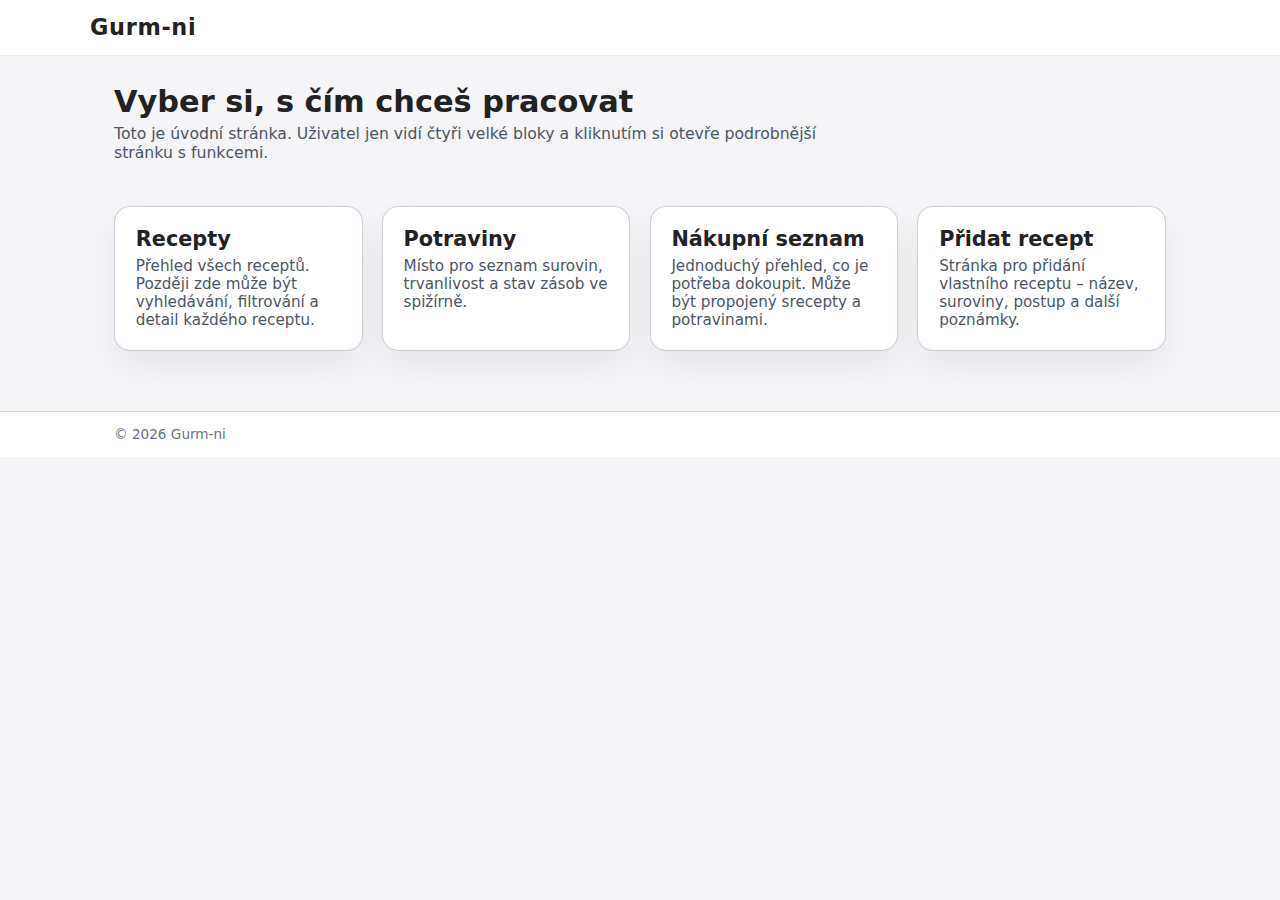
<file: index.html>
<!DOCTYPE html>
<html lang="cs">
	<head>
		<meta charset="UTF-8" />
		<meta name="viewport" content="width=device-width, initial-scale=1.0" />
		<title>Gurm-ni | Úvod</title>
		<link rel="stylesheet" href="styles.css" />
	</head>
	<body>
		<header class="site-header">
			<div class="container header-inner">
				<h1 class="site-title">Gurm-ni</h1>
			</div>
		</header>

		<main class="home-page" aria-labelledby="home-heading">
			<section class="home-hero">
				<div class="container">
					<h2 id="home-heading">Vyber si, s čím chceš pracovat</h2>
					<p class="home-subtitle">
						Toto je úvodní stránka. Uživatel jen vidí čtyři velké bloky a
						kliknutím si otevře podrobnější stránku s funkcemi.
					</p>
				</div>
			</section>

			<section class="home-section">
				<div class="container">
					<div class="home-grid">
						<a href="recepty.html" class="home-card">
							<h3 class="home-card-title">Recepty</h3>
							<p class="home-card-description">
								Přehled všech receptů. Později zde může být vyhledávání,
								filtrování a detail každého receptu.
							</p>
						</a>

						<a href="potraviny.html" class="home-card">
							<h3 class="home-card-title">Potraviny</h3>
							<p class="home-card-description">
								Místo pro seznam surovin, trvanlivost a stav zásob ve
								spižírně.
							</p>
						</a>

						<a href="nakupni-seznam.html" class="home-card">
							<h3 class="home-card-title">Nákupní seznam</h3>
							<p class="home-card-description">
								Jednoduchý přehled, co je potřeba dokoupit. Může být propojený
								srecepty a potravinami.
							</p>
						</a>

						<a href="pridat-recept.html" class="home-card">
							<h3 class="home-card-title">Přidat recept</h3>
							<p class="home-card-description">
								Stránka pro přidání vlastního receptu – název, suroviny, postup
								a další poznámky.
							</p>
						</a>
					</div>
				</div>
			</section>
		</main>

		<footer class="site-footer">
			<div class="container">
				<p>&copy; <span id="year"></span> Gurm-ni</p>
			</div>
		</footer>

		<script>
			document.getElementById("year").textContent = new Date().getFullYear();
		</script>
	</body>
</html>
</file>
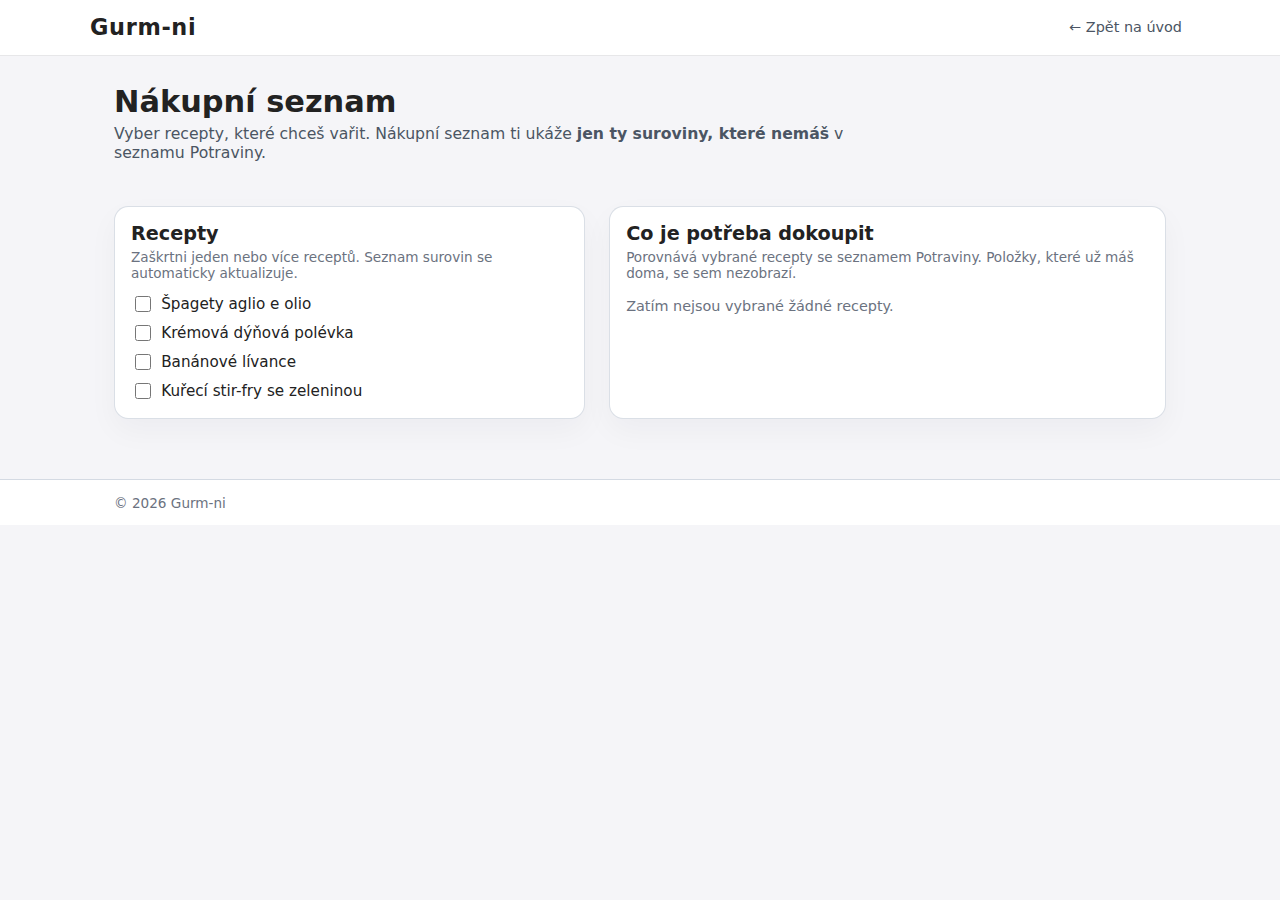
<file: nakupni-seznam.html>
<!DOCTYPE html>
<html lang="cs">
	<head>
		<meta charset="UTF-8" />
		<meta name="viewport" content="width=device-width, initial-scale=1.0" />
		<title>Gurm-ni | Nákupní seznam</title>
		<link rel="stylesheet" href="styles.css" />
	</head>
	<body>
		<header class="site-header">
			<div class="container header-inner">
				<h1 class="site-title">Gurm-ni</h1>
				<a href="index.html" class="header-link">← Zpět na úvod</a>
			</div>
		</header>

		<main class="nakup-page" aria-labelledby="nakup-heading">
			<section class="nakup-hero">
				<div class="container">
					<h2 id="nakup-heading">Nákupní seznam</h2>
					<p class="nakup-subtitle">
						Vyber recepty, které chceš vařit. Nákupní seznam ti ukáže
						<strong>jen ty suroviny, které nemáš</strong> v seznamu Potraviny.
					</p>
				</div>
			</section>

			<section class="nakup-section">
				<div class="container nakup-layout">
					<div class="nakup-recipes">
						<h3>Recepty</h3>
						<p class="nakup-hint">
							Zaškrtni jeden nebo více receptů. Seznam surovin se automaticky
							aktualizuje.
						</p>
						<ul id="nakupRecipesList" class="nakup-recipes-list"></ul>
					</div>

					<div class="nakup-needed">
						<h3>Co je potřeba dokoupit</h3>
						<p class="nakup-hint">
							Porovnává vybrané recepty se seznamem Potraviny. Položky, které už
							máš doma, se sem nezobrazí.
						</p>
						<ul id="nakupNeededList" class="nakup-needed-list" aria-live="polite"></ul>
					</div>
				</div>
			</section>
		</main>

		<footer class="site-footer">
			<div class="container">
				<p>&copy; <span id="year"></span> Gurm-ni</p>
			</div>
		</footer>

		<script>
			const NAKUP_POTRAVINY_KEY = "gurmni_potraviny";
			const USER_RECIPES_KEY = "gurmni_user_recepty";
			const baseRecipes = [
				{
					id: 1,
					title: "Špagety aglio e olio",
					ingredients: ["špagety", "česnek", "olivový olej", "chilli", "sůl"],
				},
				{
					id: 2,
					title: "Krémová dýňová polévka",
					ingredients: ["dýně", "cibule", "česnek", "vývar", "kokosové mléko"],
				},
				{
					id: 3,
					title: "Banánové lívance",
					ingredients: ["banán", "ovesné vločky", "vejce", "olej"],
				},
				{
					id: 4,
					title: "Kuřecí stir-fry se zeleninou",
					ingredients: [
						"kuřecí prsa",
						"paprika",
						"mrkev",
						"sojová omáčka",
						"rýže",
					],
				},
			];

			const yearEl = document.getElementById("year");
			if (yearEl) {
				yearEl.textContent = new Date().getFullYear();
			}

			const recipesListEl = document.getElementById("nakupRecipesList");
			const neededListEl = document.getElementById("nakupNeededList");

			function getMyIngredientsLower() {
				try {
					const raw = localStorage.getItem(NAKUP_POTRAVINY_KEY);
					if (!raw) return [];
					const parsed = JSON.parse(raw);
					if (!Array.isArray(parsed)) return [];
					return parsed
						.map((item) => (item && item.name ? String(item.name).toLowerCase() : ""))
						.filter(Boolean);
				} catch (e) {
					return [];
				}
			}

			function loadUserRecipes() {
				try {
					const raw = localStorage.getItem(USER_RECIPES_KEY);
					if (!raw) return [];
					const parsed = JSON.parse(raw);
					if (!Array.isArray(parsed)) return [];
					return parsed.map((r) => ({
						id: r.id || Date.now(),
						title: r.title || "Bez názvu",
						ingredients: Array.isArray(r.ingredients) ? r.ingredients : [],
						isUserRecipe: true,
					}));
				} catch (e) {
					return [];
				}
			}

			function getAllRecipes() {
				const userRecipes = loadUserRecipes();
				return [...baseRecipes, ...userRecipes];
			}

			function renderRecipesChoices() {
				const all = getAllRecipes();
				if (!all.length) {
					recipesListEl.innerHTML =
						'<li class="nakup-empty">Zatím nejsou k dispozici žádné recepty.</li>';
					return;
				}

				recipesListEl.innerHTML = all
					.map(
						(r) => `
							<li class="nakup-recipe-item">
								<label>
									<input type="checkbox" class="nakup-recipe-checkbox" value="${r.id}" />
									<span>${r.title}${
										r.isUserRecipe ? " (můj recept)" : ""
									}</span>
								</label>
							</li>
						`
					)
					.join("");
			}

			function updateNeededList() {
				const myIngredients = getMyIngredientsLower();
				const checkboxes = document.querySelectorAll(".nakup-recipe-checkbox");
				const selectedIds = Array.from(checkboxes)
					.filter((cb) => cb.checked)
					.map((cb) => Number(cb.value));

				if (!selectedIds.length) {
					neededListEl.innerHTML =
						'<li class="nakup-empty">Zatím nejsou vybrané žádné recepty.</li>';
					return;
				}

				const all = getAllRecipes();
				const neededSet = new Set();
				for (const r of all) {
					if (!selectedIds.includes(r.id)) continue;
					for (const ing of r.ingredients) {
						neededSet.add(ing.toLowerCase());
					}
				}

				const needed = Array.from(neededSet).filter(
					(ing) => !myIngredients.includes(ing)
				);

				if (!needed.length) {
					neededListEl.innerHTML =
						'<li class="nakup-empty">Na vybrané recepty máš všechny suroviny.</li>';
					return;
				}

				neededListEl.innerHTML = needed
					.sort((a, b) => a.localeCompare(b, "cs"))
					.map((ing) => `<li class="nakup-needed-item">${ing}</li>`)
					.join("");
			}

			recipesListEl?.addEventListener("change", (event) => {
				if (!(event.target instanceof HTMLInputElement)) return;
				if (!event.target.classList.contains("nakup-recipe-checkbox")) return;
				updateNeededList();
			});

			// Initial render
			renderRecipesChoices();
			updateNeededList();
		</script>
	</body>
</html>
</file>
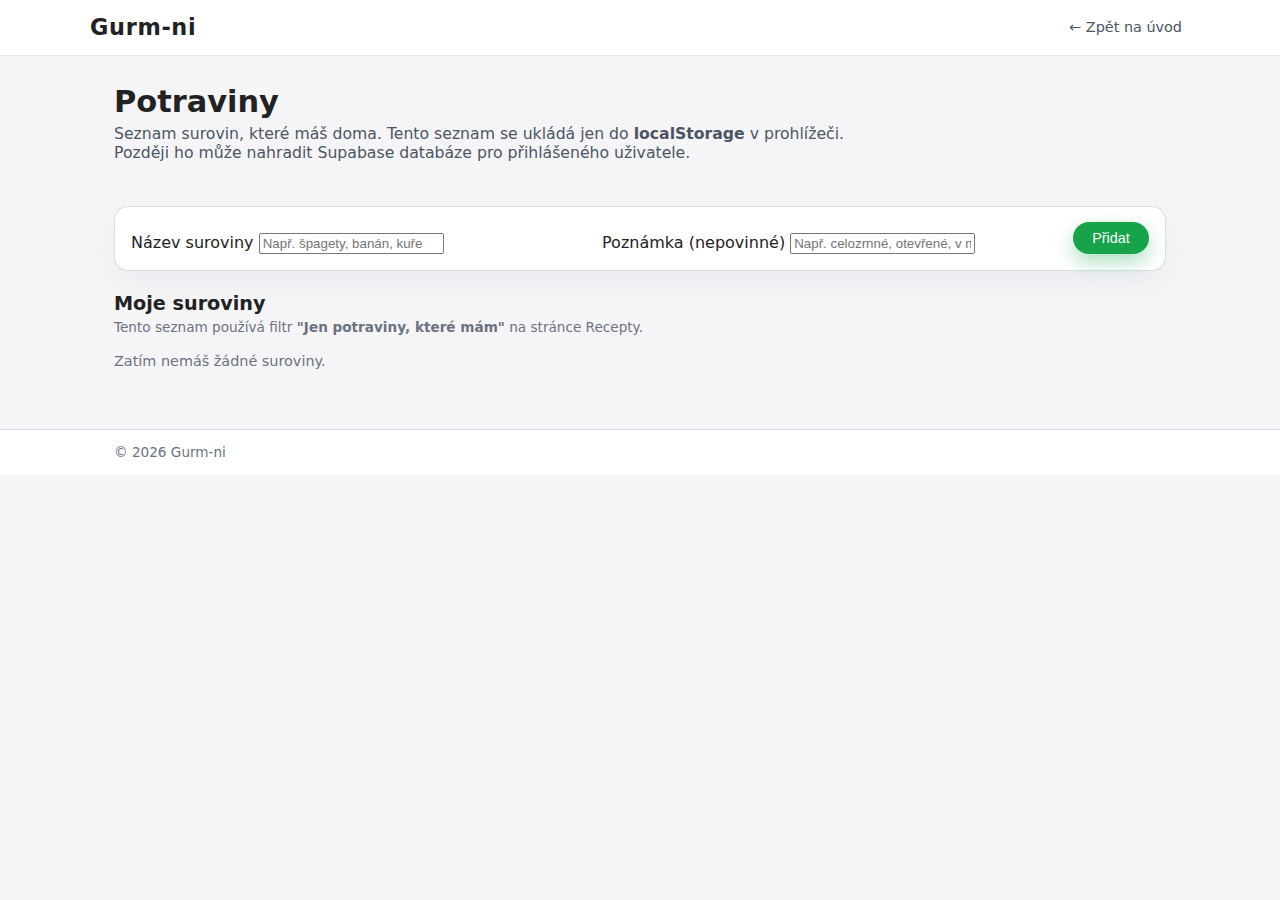
<file: potraviny.html>
<!DOCTYPE html>
<html lang="cs">
	<head>
		<meta charset="UTF-8" />
		<meta name="viewport" content="width=device-width, initial-scale=1.0" />
		<title>Gurm-ni | Potraviny</title>
		<link rel="stylesheet" href="styles.css" />
	</head>
	<body>
		<header class="site-header">
			<div class="container header-inner">
				<h1 class="site-title">Gurm-ni</h1>
				<a href="index.html" class="header-link">← Zpět na úvod</a>
			</div>
		</header>

		<main class="potraviny-page" aria-labelledby="potraviny-heading">
			<section class="potraviny-hero">
				<div class="container">
					<h2 id="potraviny-heading">Potraviny</h2>
					<p class="potraviny-subtitle">
						Seznam surovin, které máš doma. Tento seznam se ukládá jen do
						<strong>localStorage</strong> v prohlížeči. Později ho může nahradit
						Supabase databáze pro přihlášeného uživatele.
					</p>
				</div>
			</section>

			<section class="potraviny-section">
				<div class="container">
					<form id="ingredientForm" class="potraviny-form" autocomplete="off">
						<div class="potraviny-form-row">
							<label class="field">
								<span class="field-label">Název suroviny</span>
								<input
									type="text"
									id="ingredientName"
									list="ingredientSuggestions"
									placeholder="Např. špagety, banán, kuřecí prsa..."
									required
								/>
							</label>
							<label class="field">
								<span class="field-label">Poznámka (nepovinné)</span>
								<input
									type="text"
									id="ingredientNote"
									placeholder="Např. celozrnné, otevřené, v mrazáku..."
								/>
							</label>
							<button type="submit" class="btn-primary">Přidat</button>
						</div>
					</form>

					<div class="potraviny-list-wrapper">
						<h3>Moje suroviny</h3>
						<p class="potraviny-hint">
							Tento seznam používá filtr <strong>"Jen potraviny, které mám"</strong>
							na stránce Recepty.
						</p>
						<ul id="ingredientsList" class="potraviny-list" aria-live="polite"></ul>
					</div>
				</div>
			</section>
		</main>

		<datalist id="ingredientSuggestions">
			<option value="špagety"></option>
			<option value="těstoviny"></option>
			<option value="rýže"></option>
			<option value="bulgur"></option>
			<option value="kuskus"></option>
			<option value="quinoa"></option>
			<option value="brambory"></option>
			<option value="chléb"></option>
			<option value="pečivo"></option>
			<option value="tortilla"></option>
			<option value="česnek"></option>
			<option value="cibule"></option>
			<option value="jarní cibulka"></option>
			<option value="pórek"></option>
			<option value="mrkev"></option>
			<option value="celer"></option>
			<option value="petržel (kořen)"></option>
			<option value="petrželová nať"></option>
			<option value="paprika"></option>
			<option value="červená paprika"></option>
			<option value="žlutá paprika"></option>
			<option value="zelená paprika"></option>
			<option value="rajčata"></option>
			<option value=" cherry rajčata"></option>
			<option value="okurka"></option>
			<option value="okurka salátová"></option>
			<option value="salát (hlávkový)"></option>
			<option value="rukola"></option>
			<option value="špenát"></option>
			<option value="brokolice"></option>
			<option value="květák"></option>
			<option value="cuketa"></option>
			<option value="lilek"></option>
			<option value="kukuřice"></option>
			<option value="hrášek"></option>
			<option value="fazolky"></option>
			<option value="červená čočka"></option>
			<option value="zelená čočka"></option>
			<option value="cizrna"></option>
			<option value="fazole bílé"></option>
			<option value="fazole červené"></option>
			<option value="fazole černé"></option>
			<option value="jogurt"></option>
			<option value="bílý jogurt"></option>
			<option value="řecký jogurt"></option>
			<option value="tvaroh"></option>
			<option value="mléko"></option>
			<option value="smetana na vaření"></option>
			<option value="smetana ke šlehání"></option>
			<option value="máslo"></option>
			<option value="ghí"></option>
			<option value="sýr eidam"></option>
			<option value="sýr čedar"></option>
			<option value="sýr mozzarella"></option>
			<option value="parmazán"></option>
			<option value="niva"></option>
			<option value="vejce"></option>
			<option value="šunka"></option>
			<option value="slanina"></option>
			<option value="anglická slanina"></option>
			<option value="kuřecí prsa"></option>
			<option value="kuřecí stehna"></option>
			<option value="mleté hovězí"></option>
			<option value="mleté vepřové"></option>
			<option value="vepřová panenka"></option>
			<option value="hovězí maso"></option>
			<option value="ryba (losos)"></option>
			<option value="ryba (treska)"></option>
			<option value="tuňák v konzervě"></option>
			<option value="vejce"></option>
			<option value="banán"></option>
			<option value="jablko"></option>
			<option value="hruška"></option>
			<option value="pomeranč"></option>
			<option value="mandarinka"></option>
			<option value="citron"></option>
			<option value="limetka"></option>
			<option value="jahody"></option>
			<option value="maliny"></option>
			<option value="borůvky"></option>
			<option value="ananas"></option>
			<option value="mango"></option>
			<option value="hroznové víno"></option>
			<option value="ovesné vločky"></option>
			<option value="müsli"></option>
			<option value="kukuřičné lupínky"></option>
			<option value="hladká mouka"></option>
			<option value="polohrubá mouka"></option>
			<option value="hrubá mouka"></option>
			<option value="celozrnná mouka"></option>
			<option value="cukr krupice"></option>
			<option value="cukr moučka"></option>
			<option value="hnědý cukr"></option>
			<option value="med"></option>
			<option value="javorový sirup"></option>
			<option value="čokoláda na vaření"></option>
			<option value="kakao"></option>
			<option value="prášek do pečiva"></option>
			<option value="soda na pečení"></option>
			<option value="droždí sušené"></option>
			<option value="droždí čerstvé"></option>
			<option value="olej"></option>
			<option value="olivový olej"></option>
			<option value="řepkový olej"></option>
			<option value="slunečnicový olej"></option>
			<option value="sojová omáčka"></option>
			<option value="balzamikový ocet"></option>
			<option value="jablečný ocet"></option>
			<option value="sůl"></option>
			<option value="pepř"></option>
			<option value="paprika sladká"></option>
			<option value="paprika pálivá"></option>
			<option value="kari koření"></option>
			<option value="kmín"></option>
			<option value="majoránka"></option>
			<option value="bazalka"></option>
			<option value="oregano"></option>
			<option value="tymián"></option>
			<option value="rozmarýn"></option>
			<option value="bobkový list"></option>
			<option value="černý čaj"></option>
			<option value="zelený čaj"></option>
			<option value="káva mletá"></option>
			<option value="káva instantní"></option>
			<option value="minerálka"></option>
			<option value="džus pomerančový"></option>
			<option value="džus jablečný"></option>
		</datalist>

		<footer class="site-footer">
			<div class="container">
				<p>&copy; <span id="year"></span> Gurm-ni</p>
			</div>
		</footer>

		<script>
			const STORAGE_KEY = "gurmni_potraviny";

			const yearEl = document.getElementById("year");
			if (yearEl) {
				yearEl.textContent = new Date().getFullYear();
			}

			const form = document.getElementById("ingredientForm");
			const nameInput = document.getElementById("ingredientName");
			const noteInput = document.getElementById("ingredientNote");
			const listEl = document.getElementById("ingredientsList");

			function loadIngredients() {
				try {
					const raw = localStorage.getItem(STORAGE_KEY);
					if (!raw) return [];
					const parsed = JSON.parse(raw);
					return Array.isArray(parsed) ? parsed : [];
				} catch (e) {
					return [];
				}
			}

			function saveIngredients(items) {
				localStorage.setItem(STORAGE_KEY, JSON.stringify(items));
			}

			function renderIngredients() {
				const items = loadIngredients();
				if (!items.length) {
					listEl.innerHTML = '<li class="potraviny-empty">Zatím nemáš žádné suroviny.</li>';
					return;
				}

				listEl.innerHTML = items
					.map(
						(item) => `
							<li class="potraviny-item" data-id="${item.id}">
								<div class="potraviny-item-main">
									<span class="potraviny-item-name">${item.name}</span>
									${
										item.note
											? `<span class="potraviny-item-note">${item.note}</span>`
											: ""
									}
								</div>
								<button type="button" class="btn-ghost potraviny-remove">Odstranit</button>
							</li>
						`
					)
					.join("");
			}

			form?.addEventListener("submit", (event) => {
				event.preventDefault();
				const name = nameInput.value.trim();
				const note = noteInput.value.trim();
				if (!name) return;

				const items = loadIngredients();
				items.push({
					id: Date.now(),
					name,
					note,
				});

				saveIngredients(items);
				nameInput.value = "";
				noteInput.value = "";
				nameInput.focus();
				renderIngredients();
			});

			listEl?.addEventListener("click", (event) => {
				const target = event.target;
				if (!(target instanceof HTMLElement)) return;
				if (!target.classList.contains("potraviny-remove")) return;

				const li = target.closest(".potraviny-item");
				if (!li) return;
				const id = Number(li.getAttribute("data-id"));
				if (!id) return;

				let items = loadIngredients();
				items = items.filter((item) => item.id !== id);
				saveIngredients(items);
				renderIngredients();
			});

			renderIngredients();
		</script>
	</body>
</html>
</file>
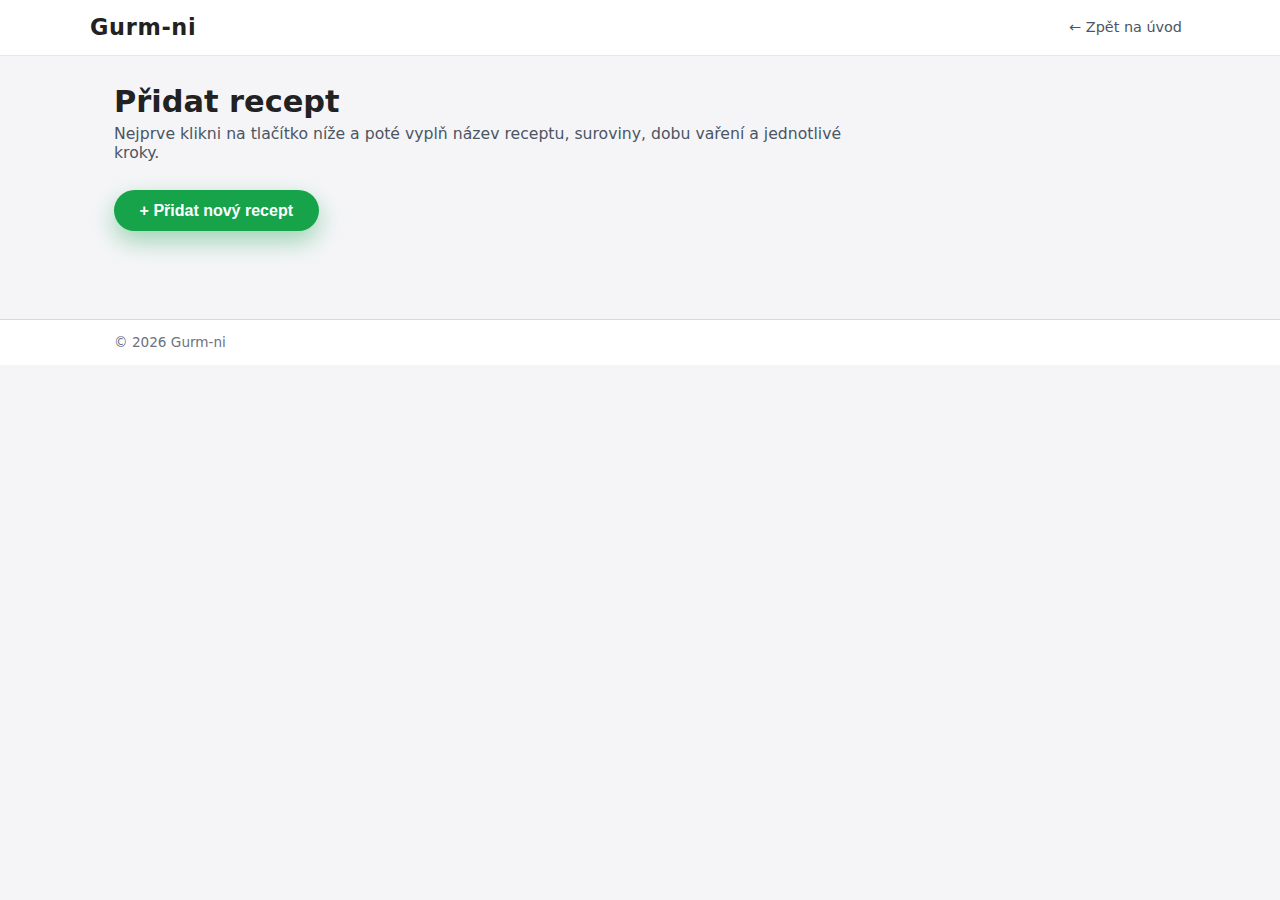
<file: pridat-recept.html>
<!DOCTYPE html>
<html lang="cs">
	<head>
		<meta charset="UTF-8" />
		<meta name="viewport" content="width=device-width, initial-scale=1.0" />
		<title>Gurm-ni | Přidat recept</title>
		<link rel="stylesheet" href="styles.css" />
	</head>
	<body>
		<header class="site-header">
			<div class="container header-inner">
				<h1 class="site-title">Gurm-ni</h1>
				<a href="index.html" class="header-link">← Zpět na úvod</a>
			</div>
		</header>

		<main class="pridat-page" aria-labelledby="pridat-heading">
			<section class="pridat-hero">
				<div class="container">
					<h2 id="pridat-heading">Přidat recept</h2>
					<p class="pridat-subtitle">
						Nejprve klikni na tlačítko níže a poté vyplň název receptu,
						suroviny, dobu vaření a jednotlivé kroky.
					</p>
					<button type="button" id="showFormButton" class="add-recipe-button">
						+ Přidat nový recept
					</button>
				</div>
			</section>

			<section class="pridat-section">
				<div class="container">
					<form id="recipeForm" class="pridat-form hidden" autocomplete="off">
						<div class="pridat-form-grid">
							<label class="field">
								<span class="field-label">Název receptu</span>
								<input type="text" id="recipeName" required />
							</label>

							<label class="field">
								<span class="field-label">Suroviny</span>
								<div class="ingredients-input-row">
									<input
										type="text"
										id="recipeIngredientInput"
										list="ingredientSuggestions"
										placeholder="Začni psát název suroviny a vyber z nabídky"
									/>
									<button type="button" id="addIngredientButton" class="btn-ghost">
										+ Přidat surovinu
									</button>
								</div>
								<ul
									id="selectedIngredients"
									class="potraviny-list pridat-ingredients-list"
									aria-live="polite"
								></ul>
							</label>

							<label class="field">
								<span class="field-label">Doba vaření</span>
								<input
									type="text"
									id="recipeTime"
									placeholder="Např. 20 min"
									required
								/>
							</label>
						</div>

						<div class="pridat-steps">
							<div class="pridat-steps-header">
								<h3>Kroky receptu</h3>
								<button type="button" id="addStepButton" class="btn-ghost">
									+ Přidat krok
								</button>
							</div>
							<ol id="stepsList" class="steps-list"></ol>
						</div>

						<div class="pridat-actions">
							<button type="submit" class="btn-primary">Uložit recept (lokálně)</button>
							<p id="saveMessage" class="pridat-message" aria-live="polite"></p>
						</div>
					</form>
				</div>
			</section>
		</main>

		<datalist id="ingredientSuggestions">
			<option value="špagety"></option>
			<option value="těstoviny"></option>
			<option value="rýže"></option>
			<option value="bulgur"></option>
			<option value="kuskus"></option>
			<option value="quinoa"></option>
			<option value="brambory"></option>
			<option value="chléb"></option>
			<option value="pečivo"></option>
			<option value="tortilla"></option>
			<option value="česnek"></option>
			<option value="cibule"></option>
			<option value="jarní cibulka"></option>
			<option value="pórek"></option>
			<option value="mrkev"></option>
			<option value="celer"></option>
			<option value="petržel (kořen)"></option>
			<option value="petrželová nať"></option>
			<option value="paprika"></option>
			<option value="červená paprika"></option>
			<option value="žlutá paprika"></option>
			<option value="zelená paprika"></option>
			<option value="rajčata"></option>
			<option value=" cherry rajčata"></option>
			<option value="okurka"></option>
			<option value="okurka salátová"></option>
			<option value="salát (hlávkový)"></option>
			<option value="rukola"></option>
			<option value="špenát"></option>
			<option value="brokolice"></option>
			<option value="květák"></option>
			<option value="cuketa"></option>
			<option value="lilek"></option>
			<option value="kukuřice"></option>
			<option value="hrášek"></option>
			<option value="fazolky"></option>
			<option value="červená čočka"></option>
			<option value="zelená čočka"></option>
			<option value="cizrna"></option>
			<option value="fazole bílé"></option>
			<option value="fazole červené"></option>
			<option value="fazole černé"></option>
			<option value="jogurt"></option>
			<option value="bílý jogurt"></option>
			<option value="řecký jogurt"></option>
			<option value="tvaroh"></option>
			<option value="mléko"></option>
			<option value="smetana na vaření"></option>
			<option value="smetana ke šlehání"></option>
			<option value="máslo"></option>
			<option value="ghí"></option>
			<option value="sýr eidam"></option>
			<option value="sýr čedar"></option>
			<option value="sýr mozzarella"></option>
			<option value="parmazán"></option>
			<option value="niva"></option>
			<option value="vejce"></option>
			<option value="šunka"></option>
			<option value="slanina"></option>
			<option value="anglická slanina"></option>
			<option value="kuřecí prsa"></option>
			<option value="kuřecí stehna"></option>
			<option value="mleté hovězí"></option>
			<option value="mleté vepřové"></option>
			<option value="vepřová panenka"></option>
			<option value="hovězí maso"></option>
			<option value="ryba (losos)"></option>
			<option value="ryba (treska)"></option>
			<option value="tuňák v konzervě"></option>
			<option value="banán"></option>
			<option value="jablko"></option>
			<option value="hruška"></option>
			<option value="pomeranč"></option>
			<option value="mandarinka"></option>
			<option value="citron"></option>
			<option value="limetka"></option>
			<option value="jahody"></option>
			<option value="maliny"></option>
			<option value="borůvky"></option>
			<option value="ananas"></option>
			<option value="mango"></option>
			<option value="hroznové víno"></option>
			<option value="ovesné vločky"></option>
			<option value="müsli"></option>
			<option value="kukuřičné lupínky"></option>
			<option value="hladká mouka"></option>
			<option value="polohrubá mouka"></option>
			<option value="hrubá mouka"></option>
			<option value="celozrnná mouka"></option>
			<option value="cukr krupice"></option>
			<option value="cukr moučka"></option>
			<option value="hnědý cukr"></option>
			<option value="med"></option>
			<option value="javorový sirup"></option>
			<option value="čokoláda na vaření"></option>
			<option value="kakao"></option>
			<option value="prášek do pečiva"></option>
			<option value="soda na pečení"></option>
			<option value="droždí sušené"></option>
			<option value="droždí čerstvé"></option>
			<option value="olej"></option>
			<option value="olivový olej"></option>
			<option value="řepkový olej"></option>
			<option value="slunečnicový olej"></option>
			<option value="sojová omáčka"></option>
			<option value="balzamikový ocet"></option>
			<option value="jablečný ocet"></option>
			<option value="sůl"></option>
			<option value="pepř"></option>
			<option value="paprika sladká"></option>
			<option value="paprika pálivá"></option>
			<option value="kari koření"></option>
			<option value="kmín"></option>
			<option value="majoránka"></option>
			<option value="bazalka"></option>
			<option value="oregano"></option>
			<option value="tymián"></option>
			<option value="rozmarýn"></option>
			<option value="bobkový list"></option>
			<option value="černý čaj"></option>
			<option value="zelený čaj"></option>
			<option value="káva mletá"></option>
			<option value="káva instantní"></option>
			<option value="minerálka"></option>
			<option value="džus pomerančový"></option>
			<option value="džus jablečný"></option>
		</datalist>

		<footer class="site-footer">
			<div class="container">
				<p>&copy; <span id="year"></span> Gurm-ni</p>
			</div>
		</footer>

		<script>
			const RECIPES_STORAGE_KEY = "gurmni_user_recepty";

			const yearEl = document.getElementById("year");
			if (yearEl) {
				yearEl.textContent = new Date().getFullYear();
			}

			const showFormButton = document.getElementById("showFormButton");
			const form = document.getElementById("recipeForm");
			const nameInput = document.getElementById("recipeName");
			const ingredientInput = document.getElementById("recipeIngredientInput");
			const addIngredientButton = document.getElementById("addIngredientButton");
			const selectedIngredientsEl = document.getElementById("selectedIngredients");
			const timeInput = document.getElementById("recipeTime");
			const stepsList = document.getElementById("stepsList");
			const addStepButton = document.getElementById("addStepButton");
			const saveMessage = document.getElementById("saveMessage");
			let currentIngredients = [];

			function loadUserRecipes() {
				try {
					const raw = localStorage.getItem(RECIPES_STORAGE_KEY);
					if (!raw) return [];
					const parsed = JSON.parse(raw);
					return Array.isArray(parsed) ? parsed : [];
				} catch (e) {
					return [];
				}
			}

			function saveUserRecipes(list) {
				localStorage.setItem(RECIPES_STORAGE_KEY, JSON.stringify(list));
			}

			function renderIngredientChips() {
				if (!selectedIngredientsEl) return;
				if (!currentIngredients.length) {
					selectedIngredientsEl.innerHTML =
						'<li class="potraviny-empty">Zatím nejsou přidané žádné suroviny.</li>';
					return;
				}

				selectedIngredientsEl.innerHTML = currentIngredients
					.map(
						(name, index) => `
							<li class="potraviny-item pridat-ingredient-item" data-index="${index}">
								<div class="potraviny-item-main">
									<span class="potraviny-item-name">${name}</span>
								</div>
								<button type="button" class="btn-ghost pridat-ingredient-remove">Odstranit</button>
							</li>
						`
					)
					.join("");
			}

			function addIngredientFromInput() {
				if (!ingredientInput) return;
				const value = ingredientInput.value.trim();
				if (!value) return;
				const lower = value.toLowerCase();
				if (!currentIngredients.map((v) => v.toLowerCase()).includes(lower)) {
					currentIngredients.push(value);
				}
				ingredientInput.value = "";
				ingredientInput.focus();
				renderIngredientChips();
			}

			function addStepField(initialValue = "") {
				const li = document.createElement("li");
				li.className = "step-item";
				const input = document.createElement("input");
				input.type = "text";
				input.className = "step-input";
				input.value = initialValue;
				input.placeholder = "Popiš krok, např. 'Nakrájej cibuli na jemno'";
				li.appendChild(input);
				stepsList.appendChild(li);
			}

			showFormButton?.addEventListener("click", () => {
				form?.classList.remove("hidden");
				if (!stepsList.childElementCount) {
					addStepField();
				}
				nameInput?.focus();
			});

			addStepButton?.addEventListener("click", () => {
				addStepField();
			});

			addIngredientButton?.addEventListener("click", () => {
				addIngredientFromInput();
			});

			ingredientInput?.addEventListener("keydown", (event) => {
				if (event.key === "Enter") {
					event.preventDefault();
					addIngredientFromInput();
				}
			});

			selectedIngredientsEl?.addEventListener("click", (event) => {
				const target = event.target;
				if (!(target instanceof HTMLElement)) return;
				if (!target.classList.contains("pridat-ingredient-remove")) return;
				const li = target.closest(".pridat-ingredient-item");
				if (!li) return;
				const indexAttr = li.getAttribute("data-index");
				if (indexAttr == null) return;
				const index = Number(indexAttr);
				if (Number.isNaN(index)) return;
				currentIngredients.splice(index, 1);
				renderIngredientChips();
			});

			form?.addEventListener("submit", (event) => {
				event.preventDefault();
				const name = nameInput.value.trim();
				const time = timeInput.value.trim();
				const ingredientsLines = currentIngredients.slice();

				const steps = Array.from(stepsList.querySelectorAll(".step-input"))
					.map((el) => el.value.trim())
					.filter(Boolean);

				if (!name || !time || !ingredientsLines.length || !steps.length) {
					if (saveMessage) {
						saveMessage.textContent = "Vyplň prosím všechny povinné části receptu.";
					}
					return;
				}

				const list = loadUserRecipes();
				list.push({
					id: Date.now(),
					title: name,
					ingredients: ingredientsLines,
					time,
					steps,
					isUserRecipe: true,
				});
				saveUserRecipes(list);

				form.reset();
				stepsList.innerHTML = "";
				addStepField();
				currentIngredients = [];
				renderIngredientChips();

				if (saveMessage) {
					saveMessage.textContent = "Recept byl uložen (zatím jen v tomto prohlížeči).";
				}
			});

			// Start with one empty step so uživatel vidí strukturu
			addStepField();
			renderIngredientChips();
		</script>
	</body>
</html>
</file>
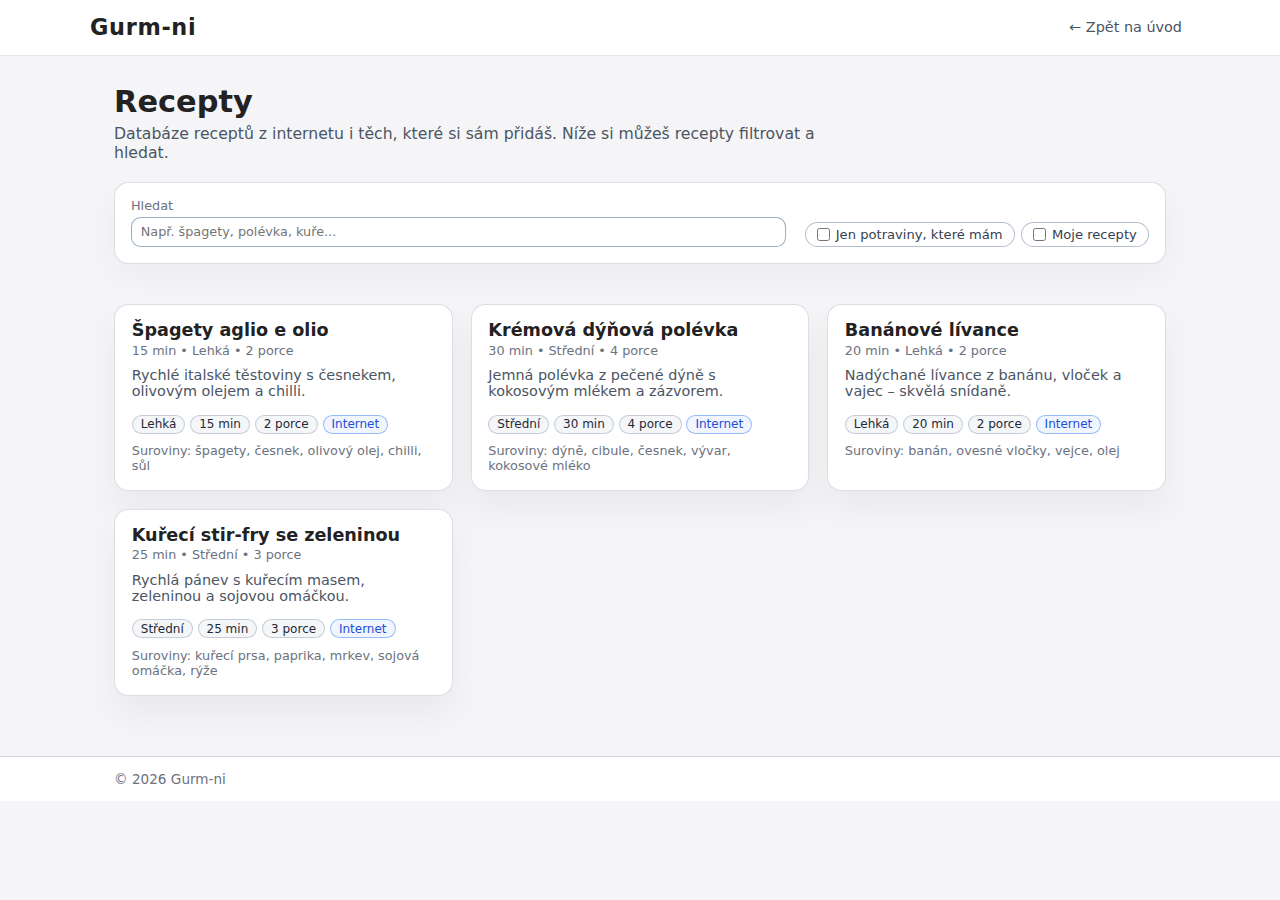
<file: recepty.html>
<!DOCTYPE html>
<html lang="cs">
	<head>
		<meta charset="UTF-8" />
		<meta name="viewport" content="width=device-width, initial-scale=1.0" />
		<title>Gurm-ni | Recepty</title>
		<link rel="stylesheet" href="styles.css" />
	</head>
	<body>
		<header class="site-header">
			<div class="container header-inner">
				<h1 class="site-title">Gurm-ni</h1>
				<a href="index.html" class="header-link">← Zpět na úvod</a>
			</div>
		</header>

		<main class="recepty-page" aria-labelledby="recepty-heading">
			<section class="recepty-hero">
				<div class="container">
					<h2 id="recepty-heading">Recepty</h2>
					<p class="recepty-subtitle">
						Databáze receptů z internetu i těch, které si sám přidáš.
						Níže si můžeš recepty filtrovat a hledat.
					</p>
					<form class="recepty-toolbar" aria-label="Filtrování receptů" onsubmit="return false;">
						<label class="toolbar-search">
							<span class="field-label">Hledat</span>
							<input
								type="search"
								id="searchInput"
								placeholder="Např. špagety, polévka, kuře..."
							/>
						</label>

						<div class="toolbar-filters">
							<label class="filter-pill">
								<input type="checkbox" id="filterHaveIngredients" />
								<span>Jen potraviny, které mám</span>
							</label>
							<label class="filter-pill">
								<input type="checkbox" id="filterMyRecipes" />
								<span>Moje recepty</span>
							</label>
						</div>
					</form>
				</div>
			</section>

			<section class="recepty-section">
				<div class="container">
					<div id="recipesContainer" class="recepty-grid" aria-live="polite"></div>
				</div>
			</section>
		</main>

		<footer class="site-footer">
			<div class="container">
				<p>&copy; <span id="year"></span> Gurm-ni</p>
			</div>
		</footer>

		<script>
			const POTRAVINY_STORAGE_KEY = "gurmni_potraviny";
			const USER_RECIPES_STORAGE_KEY = "gurmni_user_recepty";
			const baseRecipes = [
				{
					id: 1,
					title: "Špagety aglio e olio",
					description:
						"Rychlé italské těstoviny s česnekem, olivovým olejem a chilli.",
					ingredients: ["špagety", "česnek", "olivový olej", "chilli", "sůl"],
					time: "15 min",
					difficulty: "Lehká",
					portions: 2,
					isUserRecipe: false,
				},
				{
					id: 2,
					title: "Krémová dýňová polévka",
					description:
						"Jemná polévka z pečené dýně s kokosovým mlékem a zázvorem.",
					ingredients: ["dýně", "cibule", "česnek", "vývar", "kokosové mléko"],
					time: "30 min",
					difficulty: "Střední",
					portions: 4,
					isUserRecipe: false,
				},
				{
					id: 3,
					title: "Banánové lívance",
					description:
						"Nadýchané lívance z banánu, vloček a vajec – skvělá snídaně.",
					ingredients: ["banán", "ovesné vločky", "vejce", "olej"],
					time: "20 min",
					difficulty: "Lehká",
					portions: 2,
					isUserRecipe: false,
				},
				{
					id: 4,
					title: "Kuřecí stir-fry se zeleninou",
					description:
						"Rychlá pánev s kuřecím masem, zeleninou a sojovou omáčkou.",
					ingredients: ["kuřecí prsa", "paprika", "mrkev", "sojová omáčka", "rýže"],
					time: "25 min",
					difficulty: "Střední",
					portions: 3,
					isUserRecipe: false,
				},
			];

			const yearEl = document.getElementById("year");
			if (yearEl) {
				yearEl.textContent = new Date().getFullYear();
			}

			const searchInput = document.getElementById("searchInput");
			const filterHaveIngredients = document.getElementById("filterHaveIngredients");
			const filterMyRecipes = document.getElementById("filterMyRecipes");
			const container = document.getElementById("recipesContainer");

			function loadUserRecipes() {
				try {
					const raw = localStorage.getItem(USER_RECIPES_STORAGE_KEY);
					if (!raw) return [];
					const parsed = JSON.parse(raw);
					if (!Array.isArray(parsed)) return [];
					return parsed.map((r) => ({
						id: r.id || Date.now(),
						title: r.title || "Bez názvu",
						description: r.description || "Uživatelský recept.",
						ingredients: Array.isArray(r.ingredients) ? r.ingredients : [],
						time: r.time || "",
						difficulty: r.difficulty || "Moje",
						portions: r.portions || 0,
						isUserRecipe: true,
					}));
				} catch (e) {
					return [];
				}
			}

			function getAllRecipes() {
				const userRecipes = loadUserRecipes();
				return [...baseRecipes, ...userRecipes];
			}

			function getMyIngredients() {
				try {
					const raw = localStorage.getItem(POTRAVINY_STORAGE_KEY);
					if (!raw) return [];
					const parsed = JSON.parse(raw);
					if (!Array.isArray(parsed)) return [];
					return parsed
						.map((item) => (item && item.name ? String(item.name).toLowerCase() : ""))
						.filter(Boolean);
				} catch (e) {
					return [];
				}
			}

			function hasOnlyMyIngredients(recipe) {
				const mine = getMyIngredients();
				if (!mine.length) return false;
				return recipe.ingredients.every((ing) => mine.includes(ing.toLowerCase()));
			}

			function renderRecipes(list) {
				if (!container) return;
				if (!list.length) {
					container.innerHTML = '<p class="recepty-empty">Žádné recepty neodpovídají filtru.</p>';
					return;
				}

				container.innerHTML = list
					.map((r) => {
						const tags = [r.difficulty, `${r.time}`, `${r.portions} porce`]
							.map((t) => `<span class="tag">${t}</span>`)
							.join("");
						const sourceTag = r.isUserRecipe
							? '<span class="tag tag-user">Moje recepty</span>'
							: '<span class="tag tag-web">Internet</span>';

						return `
							<article class="recept-card">
								<header class="recept-card-header">
									<h3>${r.title}</h3>
									<p class="recept-meta">${r.time} • ${r.difficulty} • ${r.portions} porce</p>
								</header>
								<p class="recept-description">${r.description}</p>
								<div class="recept-tags">${tags} ${sourceTag}</div>
								<p class="recept-ingredients">Suroviny: ${r.ingredients.join(", ")}</p>
							</article>
						`;
					})
					.join("");
			}

			function applyFilters() {
				const query = (searchInput?.value || "").toLowerCase().trim();
				const onlyHave = !!filterHaveIngredients?.checked;
				const onlyMine = !!filterMyRecipes?.checked;
				const all = getAllRecipes();

				let result = all.filter((r) => {
					const inSearch = !query
						? true
						: r.title.toLowerCase().includes(query) ||
						  r.description.toLowerCase().includes(query);

					if (!inSearch) return false;

					if (onlyHave && !hasOnlyMyIngredients(r)) return false;
					if (onlyMine && !r.isUserRecipe) return false;

					return true;
				});

				renderRecipes(result);
			}

			searchInput?.addEventListener("input", applyFilters);
			filterHaveIngredients?.addEventListener("change", applyFilters);
			filterMyRecipes?.addEventListener("change", applyFilters);

			applyFilters();
		</script>
	</body>
</html>
</file>
<file: styles.css>
* {
	box-sizing: border-box;
}

body {
	margin: 0;
	font-family: system-ui, -apple-system, BlinkMacSystemFont, "Segoe UI", sans-serif;
	background-color: #f5f5f8;
	color: #222;
}

/* Login page */

body.login-body {
	min-height: 100vh;
	margin: 0;
	display: flex;
	justify-content: center;
	align-items: center;
	background-color: #fcf8ef;
}

/* Chuťoměr page */

body.app-body {
	margin: 0;
	font-family: "Jost", system-ui, -apple-system, BlinkMacSystemFont,
		"Segoe UI", sans-serif;
	background-color: #fcf8ef;
}

.taste-page {
	max-width: 430px;
	margin: 0 auto;
	padding: 1.4rem 1.1rem 2.5rem;
}

.taste-header {
	display: flex;
	align-items: center;
	gap: 0.75rem;
	margin-bottom: 1.2rem;
}

.taste-title {
	margin: 0 auto;
	font-family: "Cherry Bomb One", system-ui, -apple-system,
		BlinkMacSystemFont, "Segoe UI", sans-serif;
	font-size: 1.75rem;
	letter-spacing: 0.12em;
	color: #2f3e32;
}

.app-menu-toggle {
	border: none;
	background: none;
	padding: 0.25rem;
	border-radius: 999px;
	cursor: pointer;
	display: inline-flex;
	align-items: center;
	justify-content: center;
}

.app-menu-icon {
	width: 18px;
	height: 14px;
	position: relative;
}

.app-menu-icon span {
	position: absolute;
	left: 0;
	right: 0;
	height: 2px;
	border-radius: 999px;
	background-color: #2f3e32;
}

.app-menu-icon span:nth-child(1) {
	top: 0;
}

.app-menu-icon span:nth-child(2) {
	top: 6px;
}

.app-menu-icon span:nth-child(3) {
	bottom: 0;
}

.app-menu-backdrop {
	position: fixed;
	top: 0;
	left: 0;
	right: 0;
	bottom: 0;
	background: rgba(15, 23, 42, 0.25);
	z-index: 20;
	display: none;
}

.app-menu-panel {
	position: absolute;
	top: 0;
	left: 0;
	width: 70vw;
	max-width: 260px;
	height: 100%;
	background-color: #fcf8ef;
	box-shadow: 4px 0 16px rgba(15, 23, 42, 0.18);
	padding: 1.2rem 1rem;
}

.app-menu-title {
	margin: 0 0 0.75rem;
	font-family: "Cherry Bomb One", system-ui, -apple-system,
		BlinkMacSystemFont, "Segoe UI", sans-serif;
	font-size: 1.1rem;
	letter-spacing: 0.08em;
	color: #2f3e32;
}

.app-menu-list {
	list-style: none;
	margin: 0;
	padding: 0;
	display: flex;
	flex-direction: column;
	gap: 0.3rem;
}

.app-menu-link {
	display: block;
	padding: 0.55rem 0.4rem;
	border-radius: 0.6rem;
	text-decoration: none;
	color: #111827;
	font-size: 0.9rem;
}

.app-menu-link-active {
	background-color: #b2f26b;
}

.app-menu-backdrop.is-open {
	display: block;
}

.taste-section {
	margin-bottom: 1rem;
}

.taste-label {
	margin: 0 0 0.4rem;
	font-size: 0.9rem;
	color: #374151;
}

.taste-meal-grid {
	display: grid;
	grid-template-columns: repeat(4, minmax(0, 1fr));
	gap: 0.4rem;
}

.meal-chip {
	border: none;
	border-radius: 0.9rem;
	padding: 0.4rem 0.3rem;
	background-color: #e5e7eb;
	color: #374151;
	font-size: 0.55rem;
	text-align: center;
	cursor: pointer;
	display: flex;
	flex-direction: column;
	align-items: center;
	gap: 0.1rem;
}

.meal-chip-active {
	background-color: #b2f26b;
	color: #1f2933;
}

.meal-icon {
	font-size: 0.8rem;
}

.meal-label-main {
	font-weight: 600;
}

.time-scale {
	display: flex;
	justify-content: space-between;
	font-size: 0.65rem;
	color: #6b7280;
	margin-bottom: 0.35rem;
}

.time-slider {
	width: 100%;
}

.pill-row {
	display: flex;
	gap: 0.4rem;
	flex-wrap: wrap;
}

.pill-row-multi {
	margin-top: 0.1rem;
}

.pill,
.pill-icon {
	border-radius: 999px;
	border: 1px solid #d1d5db;
	background-color: #f3f4f6;
	color: #374151;
	padding: 0.25rem 0.7rem;
	font-size: 0.7rem;
	cursor: pointer;
}

.pill-icon {
	text-transform: lowercase;
}

.pill-on {
	background-color: #b2f26b;
	border-color: #9bd94f;
	color: #1f2933;
}

.search-wrapper {
	position: relative;
}

.search-icon {
	position: absolute;
	top: 50%;
	left: 0.8rem;
	transform: translateY(-50%);
	font-size: 0.8rem;
	color: #9ca3af;
}

.search-input {
	width: 100%;
	border-radius: 999px;
	border: none;
	padding: 0.6rem 0.9rem 0.6rem 2.1rem;
	font-size: 0.85rem;
	background-color: #f0f0f4;
}

.taste-actions {
	display: flex;
	gap: 0.6rem;
}

.btn-secondary {
	flex: 1;
	border-radius: 999px;
	border: 1px solid #111827;
	background-color: #fcf8ef;
	color: #111827;
	font-size: 0.8rem;
	padding: 0.5rem 0.7rem;
	cursor: pointer;
}

.btn-primary-wide {
	flex: 1.3;
	border-radius: 999px;
	border: none;
	background-color: #2f3e32;
	color: #ffffff;
	font-size: 0.8rem;
	padding: 0.5rem 0.7rem;
	letter-spacing: 0.08em;
	text-transform: uppercase;
	cursor: pointer;
}

.recipe-card {
	border-radius: 1rem;
	overflow: hidden;
	background-color: #d1fae5;
}

.recipe-shelf {
	display: flex;
	flex-direction: column;
	gap: 0.6rem;
	margin-top: 0.5rem;
}

.recipe-shelf-card {
	display: flex;
	align-items: center;
	gap: 0.75rem;
	padding: 0.75rem 1rem;
	border-radius: 0.9rem;
	background-color: #dde7da;
	border: 1px solid #c4d1c2;
	text-decoration: none;
	color: #2f3e32;
	box-shadow: 0 8px 16px rgba(15, 23, 42, 0.08);
}

.recipe-shelf-icon {
	font-size: 1.4rem;
}

.recipe-shelf-text {
	font-family: "Jost", system-ui, -apple-system, BlinkMacSystemFont,
		"Segoe UI", sans-serif;
	font-size: 0.95rem;
}

.recipe-add-wrapper {
	position: fixed;
	left: 0;
	right: 0;
	bottom: 1.6rem;
	display: flex;
	flex-direction: column;
	align-items: center;
	justify-content: center;
	z-index: 30;
}

.recipe-add-button {
	width: 44px;
	height: 44px;
	border-radius: 999px;
	border: none;
	background-color: #2f3e32;
	color: #ffffff;
	font-size: 1.7rem;
	line-height: 1;
	display: flex;
	align-items: center;
	justify-content: center;
	box-shadow: 0 10px 24px rgba(15, 23, 42, 0.4);
	cursor: pointer;
	text-decoration: none;
}

.recipe-add-icon {
	font-size: 1.5rem;
}

.recipe-add-text {
	margin-top: 0.3rem;
	font-size: 0.78rem;
	letter-spacing: 0.1em;
	text-transform: uppercase;
	color: #2f3e32;
	font-family: "Cherry Bomb One", system-ui, -apple-system,
		BlinkMacSystemFont, "Segoe UI", sans-serif;
}

.recipe-form-page {
	max-width: 430px;
	margin: 0 auto;
	padding: 1.1rem 1.1rem 1.8rem;
}

.recipe-form-header {
	display: flex;
	flex-direction: column;
	align-items: center;
	gap: 0.2rem;
	margin-bottom: 0.7rem;
}

.recipe-back-link {
	align-self: flex-start;
	font-size: 0.8rem;
	color: #2f3e32;
	text-decoration: none;
}

.recipe-form-title {
	margin: 0;
	font-family: "Cherry Bomb One", system-ui, -apple-system,
		BlinkMacSystemFont, "Segoe UI", sans-serif;
	font-size: 1.6rem;
	letter-spacing: 0.08em;
	color: #2f3e32;
}

.recipe-form-card {
	background-color: #dde7da;
	border-radius: 1.2rem;
	border: 2px solid #c4d1c2;
	padding: 0.8rem 0.85rem 1.1rem;
}

.recipe-photo-field {
	margin-bottom: 0.8rem;
}

.recipe-photo-drop {
	display: flex;
	flex-direction: column;
	align-items: center;
	justify-content: center;
	border-radius: 0.9rem;
	background-color: #ccd7c7;
	height: 140px;
	border: 1px dashed #9aa79a;
	font-size: 0.8rem;
	color: #374151;
	position: relative;
	overflow: hidden;
}

.recipe-photo-icon {
	font-size: 2rem;
	margin-bottom: 0.35rem;
}

.recipe-photo-drop.has-photo .recipe-photo-icon,
.recipe-photo-drop.has-photo p {
	opacity: 0;
}

.recipe-photo-preview {
	position: absolute;
	top: 0;
	left: 0;
	width: 100%;
	height: 100%;
	object-fit: cover;
}

.hidden {
	display: none;
}

.sr-only-input {
	position: absolute;
	width: 1px;
	height: 1px;
	padding: 0;
	margin: -1px;
	overflow: hidden;
	clip: rect(0, 0, 0, 0);
	border: 0;
}

.recipe-field-label {
	margin: 0 0 0.25rem;
	font-size: 0.85rem;
	color: #2f3e32;
}

.recipe-field-group {
	margin-bottom: 0.7rem;
}

.recipe-text-input {
	width: 100%;
	border-radius: 999px;
	border: none;
	padding: 0.45rem 0.8rem;
	font-size: 0.85rem;
	background-color: #f0f0f4;
}

.recipe-field-label-row {
	display: flex;
	justify-content: space-between;
	align-items: center;
}

.recipe-add-ingredient {
	border: none;
	background: none;
	color: #2f3e32;
	font-size: 0.7rem;
	text-decoration: underline;
	cursor: pointer;
}

.ingredient-list {
	list-style: disc;
	margin: 0.3rem 0 0 1.2rem;
	padding: 0;
	font-size: 0.8rem;
}

.steps-list {
	margin: 0;
	padding-left: 1.2rem;
	list-style: decimal;
}

.steps-item {
	margin-bottom: 0.35rem;
}

.step-input {
	width: 100%;
	border-radius: 0.6rem;
	border: none;
	padding: 0.45rem 0.6rem;
	font-size: 0.8rem;
	resize: none;
	background-color: #f0f0f4;
}

.recipe-submit-row {
	margin-top: 0.8rem;
	display: flex;
	justify-content: flex-end;
}

.recipe-submit-button {
	flex: 0 0 auto;
	padding-inline: 2.2rem;
}

/* Detail receptu */

.recipe-detail-page {
	max-width: 430px;
	margin: 0 auto;
	padding: 1.25rem 1.1rem 2rem;
}

.recipe-detail-header {
	display: flex;
	flex-direction: column;
	gap: 0.4rem;
	margin-bottom: 0.6rem;
}

.recipe-detail-card {
	background-color: #dde7da;
	border-radius: 1.2rem;
	border: 2px solid #c4d1c2;
	padding: 0.9rem 0.95rem 1.2rem;
}

.recipe-detail-photo-wrapper {
	border-radius: 0.9rem;
	overflow: hidden;
	margin-bottom: 0.7rem;
}

.recipe-detail-photo-placeholder {
	height: 210px;
	background: linear-gradient(135deg, #d1fae5, #fef3c7);
}

.recipe-detail-photo {
	display: block;
	width: 100%;
	height: auto;
	max-height: 220px;
	object-fit: cover;
}

.recipe-detail-title {
	margin: 0 0 0.4rem;
	font-family: "Cherry Bomb One", system-ui, -apple-system,
		BlinkMacSystemFont, "Segoe UI", sans-serif;
	font-size: 1.3rem;
	letter-spacing: 0.06em;
	color: #2f3e32;
}

.recipe-detail-tags {
	display: flex;
	flex-wrap: wrap;
	gap: 0.35rem;
	margin-bottom: 0.6rem;
}

.recipe-detail-section {
	margin-bottom: 0.7rem;
}

.recipe-detail-subheading {
	margin: 0 0 0.25rem;
	font-size: 0.9rem;
	color: #2f3e32;
}

.recipe-detail-actions {
	margin-top: 0.4rem;
	display: flex;
	justify-content: flex-end;
	gap: 0.5rem;
}

.btn-danger {
	flex: 1;
	border-radius: 999px;
	border: none;
	background: #b91c1c;
	color: #ffffff;
	font-size: 0.8rem;
	padding: 0.5rem 0.7rem;
	letter-spacing: 0.06em;
	text-transform: uppercase;
	cursor: pointer;
}

.recipe-detail-actions .btn-secondary {
	flex: 1;
	text-transform: uppercase;
	letter-spacing: 0.06em;
}

.ingredient-list-detail {
	list-style: decimal;
	margin-left: 1.3rem;
}

.ingredient-list-detail li {
	background-color: rgba(255, 255, 255, 0.8);
	border-radius: 0.7rem;
	padding: 0.3rem 0.6rem;
	margin-bottom: 0.22rem;
	font-size: 0.82rem;
	line-height: 1.35;
}

.steps-list-detail {
	margin-top: 0.2rem;
	margin-left: 1.3rem;
}

.steps-list-detail li {
	background-color: rgba(255, 255, 255, 0.8);
	border-radius: 0.7rem;
	padding: 0.3rem 0.6rem;
	margin-bottom: 0.26rem;
	font-size: 0.82rem;
	line-height: 1.4;
}

@media (max-width: 480px) {
	.recipe-detail-page {
		padding: 1.1rem 0.85rem 1.8rem;
	}

	.recipe-detail-card {
		padding: 0.9rem 0.85rem 1.15rem;
	}

	.recipe-detail-title {
		font-size: 1.25rem;
	}
}

.modal-backdrop {
	position: fixed;
	top: 0;
	left: 0;
	right: 0;
	bottom: 0;
	background: rgba(15, 23, 42, 0.35);
	display: flex;
	align-items: center;
	justify-content: center;
	z-index: 40;
}

.modal-backdrop[hidden],
.recipe-detail-actions[hidden] {
	display: none !important;
}

.modal-card {
	width: 90%;
	max-width: 360px;
	background-color: #fcf8ef;
	border-radius: 1rem;
	border: 2px solid #c4d1c2;
	padding: 1rem 1rem 0.85rem;
	box-shadow: 0 18px 40px rgba(15, 23, 42, 0.4);
}

.modal-title {
	margin: 0 0 0.35rem;
	font-family: "Cherry Bomb One", system-ui, -apple-system,
		BlinkMacSystemFont, "Segoe UI", sans-serif;
	font-size: 1.15rem;
	letter-spacing: 0.08em;
	color: #2f3e32;
}

.modal-text {
	margin: 0 0 0.7rem;
	font-size: 0.85rem;
	color: #374151;
}

.modal-actions {
	display: flex;
	gap: 0.5rem;
}

.recipe-image-placeholder {
	height: 160px;
	background: linear-gradient(135deg, #d1fae5, #fef3c7);
}

.recipe-card-photo {
	display: block;
	width: 100%;
	height: 150px;
	max-height: 50vw;
	object-fit: cover;
}

.recipe-info {
	padding: 0.6rem 0.8rem 0.85rem;
}

.recipe-title {
	margin: 0 0 0.35rem;
	font-size: 0.95rem;
	color: #111827;
}

.recipe-meta-row {
	display: flex;
	gap: 0.4rem;
	flex-wrap: wrap;
}

.recipe-tag {
	font-size: 0.7rem;
	border-radius: 999px;
	background-color: rgba(255, 255, 255, 0.85);
	padding: 0.15rem 0.55rem;
	color: #374151;
}

.login-page {
	margin-bottom: 1.4rem;
	display: flex;
	flex-direction: column;
	align-items: center;
	justify-content: center;
	max-width: 420px;
	padding: 2.5rem 1.5rem 3rem;
}

.logo-hat-wrapper {
	position: relative;
	display: inline-block;
	width: 170px;
	max-width: 70vw;
}

.logo-hat {
	display: block;
	width: 100%;
	height: auto;
}

.logo-fork-svg {
	position: absolute;
	top: 60%;
	left: 50%;
	transform: translate(-50%, -50%);
	width: 80%;
	height: auto;
}

.logo-text {
	display: block;
	width: 110px;
	max-width: 70vw;
	height: auto;
	margin: 0rem auto 0.6rem;
}

.login-logo {
	margin-bottom: 1.4rem;
	display: flex;
	flex-direction: column;
	align-items: center;
	justify-content: center;
}

.logo-image {
	display: block;
	width: 150px;
	height: auto;
	margin: 0 auto 0.8rem;
}

.logo-title {
	margin: 0;
	font-size: 1.5rem;
	letter-spacing: 0.12em;
	text-transform: uppercase;
	color: #2f3e32;
}

.login-heading {
	margin: 0;
	font-size: 1.4rem;
	letter-spacing: 0.18em;
	text-transform: uppercase;
	color: #2f3e32;
	font-family: "Cherry Bomb One", system-ui, -apple-system, BlinkMacSystemFont,
		"Segoe UI", sans-serif;
}

.login-section {
	max-width: 320px;
	margin: 0 auto;
}

.login-form {
	display: flex;
	flex-direction: column;
	gap: 0.75rem;
}

.auth-switch {
	margin-top: 0.8rem;
	display: flex;
	justify-content: center;
	gap: 0.4rem;
	font-size: 0.8rem;
	color: #374151;
}

.auth-switch-link {
	color: #2f3e32;
	text-decoration: underline;
}

.login-input {
	border: none;
	border-radius: 999px;
	padding: 0.7rem 1.1rem;
	font-size: 0.95rem;
	background-color: #f0f0f4;
	color: #111827;
	outline: none;
}

.login-input::placeholder {
	color: #9ca3af;
}

.login-input:focus {
	box-shadow: 0 0 0 2px rgba(55, 65, 81, 0.3);
	background-color: #f9fafb;
}

.login-button {
	margin-top: 0.9rem;
	border: none;
	border-radius: 999px;
	padding: 0.7rem 1.5rem;
	font-size: 0.9rem;
	letter-spacing: 0.12em;
	text-transform: uppercase;
	background-color: #2f3e32;
	color: #ffffff;
	cursor: pointer;
	box-shadow: 0 10px 24px rgba(15, 23, 42, 0.35);
	transition: transform 0.12s ease, box-shadow 0.12s ease,
		background-color 0.12s ease;
	font-family: "Cherry Bomb One", system-ui, -apple-system, BlinkMacSystemFont,
		"Segoe UI", sans-serif;
}

.login-button:hover {
	background-color: #253227;
	transform: translateY(-1px);
	box-shadow: 0 14px 30px rgba(15, 23, 42, 0.4);
}

.sr-only {
	position: absolute;
	width: 1px;
	height: 1px;
	padding: 0;
	margin: -1px;
	overflow: hidden;
	clip: rect(0, 0, 0, 0);
	border: 0;
}

.container {
	max-width: 1100px;
	margin: 0 auto;
	padding: 0 1.5rem;
}

.site-header {
	background: #ffffff;
	border-bottom: 1px solid rgba(15, 23, 42, 0.1);
	position: sticky;
	top: 0;
	z-index: 10;
}

.header-inner {
	display: flex;
	align-items: center;
	justify-content: space-between;
	gap: 1.5rem;
	padding: 0.9rem 0.5rem 0.9rem 0;
}

.site-title {
	margin: 0;
	font-size: 1.4rem;
	font-weight: 700;
	letter-spacing: 0.03em;
}

.header-link {
	font-size: 0.9rem;
	color: #4b5563;
	text-decoration: none;
}

.header-link:hover {
	text-decoration: underline;
}

.tabs-nav {
	display: flex;
	flex-wrap: wrap;
	gap: 0.5rem;
}

.tab-link {
	border: 1px solid transparent;
	background: transparent;
	color: #4b5563;
	padding: 0.35rem 0.9rem;
	border-radius: 999px;
	font-size: 0.9rem;
	cursor: default;
	transition: background-color 0.15s ease, color 0.15s ease, border-color 0.15s ease;
}

.tab-link-active {
	background: #16a34a;
	border-color: #16a34a;
	color: #ffffff;
	box-shadow: 0 0 0 1px rgba(22, 163, 74, 0.15);
}

.home-page {
	padding: 1.75rem 0 2.5rem;
}

.home-hero {
	padding-bottom: 1rem;
}

.home-hero h2 {
	margin: 0 0 0.35rem;
	font-size: 1.9rem;
}

.home-subtitle {
	margin: 0 0 1.25rem;
	max-width: 46rem;
	color: #4b5563;
	font-size: 0.98rem;
}

.home-section {
	margin-top: 0.5rem;
}

.home-grid {
	display: grid;
	grid-template-columns: repeat(auto-fit, minmax(220px, 1fr));
	gap: 1.2rem;
}

.home-card {
	display: block;
	text-decoration: none;
	background: #ffffff;
	border-radius: 1rem;
	padding: 1.2rem 1.3rem 1.3rem;
	border: 1px solid rgba(148, 163, 184, 0.5);
	box-shadow: 0 16px 35px rgba(15, 23, 42, 0.06);
	color: inherit;
	transition: transform 0.12s ease, box-shadow 0.12s ease, border-color 0.12s ease,
		background-color 0.12s ease;
}

.home-card:hover {
	transform: translateY(-3px);
	box-shadow: 0 20px 45px rgba(15, 23, 42, 0.09);
	border-color: #16a34a;
	background-color: #f9fafb;
}

.home-card-title {
	margin: 0 0 0.4rem;
	font-size: 1.3rem;
	font-weight: 600;
}

.home-card-description {
	margin: 0;
	font-size: 0.95rem;
	color: #4b5563;
}

/* Recepty page */

.recepty-page {
	padding: 1.75rem 0 2.5rem;
}

.recepty-hero {
	padding-bottom: 1rem;
}

.recepty-hero h2 {
	margin: 0 0 0.35rem;
	font-size: 1.9rem;
}

.recepty-subtitle {
	margin: 0 0 1.25rem;
	max-width: 46rem;
	color: #4b5563;
	font-size: 0.98rem;
}

.recepty-toolbar {
	display: flex;
	flex-wrap: wrap;
	gap: 0.75rem 1.2rem;
	align-items: flex-end;
	background: #ffffff;
	border-radius: 0.9rem;
	padding: 0.9rem 1rem 1rem;
	box-shadow: 0 12px 30px rgba(15, 23, 42, 0.04);
	border: 1px solid rgba(148, 163, 184, 0.35);
}

.toolbar-search {
	flex: 1 1 220px;
	display: flex;
	flex-direction: column;
	gap: 0.25rem;
	font-size: 0.8rem;
	color: #6b7280;
}

.toolbar-search input {
	border-radius: 0.6rem;
	border: 1px solid rgba(148, 163, 184, 0.9);
	padding: 0.42rem 0.55rem;
	font: inherit;
	color: inherit;
	background-color: #ffffff;
}

.toolbar-search input:focus {
	outline: none;
	border-color: #16a34a;
	box-shadow: 0 0 0 1px rgba(22, 163, 74, 0.12);
}

.toolbar-filters {
	display: flex;
	flex-wrap: wrap;
	gap: 0.4rem;
}

.filter-pill {
	display: inline-flex;
	align-items: center;
	gap: 0.35rem;
	padding: 0.25rem 0.7rem;
	border-radius: 999px;
	border: 1px solid rgba(148, 163, 184, 0.7);
	background: #ffffff;
	font-size: 0.82rem;
	color: #374151;
	cursor: pointer;
}

.filter-pill input {
	margin: 0;
}

.recepty-section {
	margin-top: 1.5rem;
}

.recepty-grid {
	display: grid;
	grid-template-columns: repeat(auto-fit, minmax(260px, 1fr));
	gap: 1.1rem;
}

.recept-card {
	background: #ffffff;
	border-radius: 0.9rem;
	padding: 0.95rem 1.05rem 1.05rem;
	border: 1px solid rgba(148, 163, 184, 0.35);
	box-shadow: 0 18px 35px rgba(15, 23, 42, 0.05);
	display: flex;
	flex-direction: column;
	gap: 0.4rem;
}

.recept-card-header h3 {
	margin: 0;
	font-size: 1.1rem;
}

.recept-meta {
	margin: 0.15rem 0 0;
	font-size: 0.8rem;
	color: #6b7280;
}

.recept-description {
	margin: 0.2rem 0 0.3rem;
	font-size: 0.9rem;
	color: #4b5563;
}

.recept-ingredients {
	margin: 0.2rem 0 0;
	font-size: 0.8rem;
	color: #6b7280;
}

.recept-tags {
	display: flex;
	flex-wrap: wrap;
	gap: 0.3rem;
	margin-top: 0.25rem;
}

.tag {
	font-size: 0.75rem;
	padding: 0.1rem 0.5rem;
	border-radius: 999px;
	background: rgba(148, 163, 184, 0.1);
	color: #1f2937;
	border: 1px solid rgba(148, 163, 184, 0.5);
}

.tag-user {
	background: rgba(22, 163, 74, 0.08);
	color: #15803d;
	border-color: rgba(22, 163, 74, 0.5);
}

.tag-web {
	background: rgba(59, 130, 246, 0.08);
	color: #1d4ed8;
	border-color: rgba(59, 130, 246, 0.5);
}

.recepty-empty {
	margin: 1rem 0 0;
	font-size: 0.9rem;
	color: #6b7280;
}

.profile-section-card {
	margin-top: 0.6rem;
	background-color: #dde7da;
	border-radius: 1.2rem;
	border: 2px solid #c4d1c2;
	padding: 0.9rem 0.95rem 1rem;
}

.logout-button {
	width: 100%;
	border: none;
	border-radius: 0.9rem;
	padding: 0.65rem 1.1rem;
	font-size: 0.9rem;
	letter-spacing: 0.1em;
	text-transform: uppercase;
	background-color: #b91c1c;
	color: #ffffff;
	cursor: pointer;
	box-shadow: 0 10px 24px rgba(127, 29, 29, 0.5);
	font-family: "Cherry Bomb One", system-ui, -apple-system, BlinkMacSystemFont,
		"Segoe UI", sans-serif;
}

.no-recipes-hint {
	margin: 0.2rem 0 0.4rem;
	text-align: center;
	font-family: "Cherry Bomb One", system-ui, -apple-system,
		BlinkMacSystemFont, "Segoe UI", sans-serif;
	font-size: 0.9rem;
	letter-spacing: 0.06em;
	color: #2f3e32;
}

.logout-button:hover {
	background-color: #991b1b;
	box-shadow: 0 14px 30px rgba(127, 29, 29, 0.7);
}

@media (min-width: 768px) {
	.login-page,
	.taste-page,
	.recipe-form-page,
	.recipe-detail-page {
		max-width: 900px;
		padding-left: 2.5rem;
		padding-right: 2.5rem;
	}
}

/* Potraviny page */

.potraviny-page {
	padding: 1.75rem 0 2.5rem;
}

.potraviny-hero {
	padding-bottom: 1rem;
}

.potraviny-hero h2 {
	margin: 0 0 0.35rem;
	font-size: 1.9rem;
}

.potraviny-subtitle {
	margin: 0 0 1.25rem;
	max-width: 46rem;
	color: #4b5563;
	font-size: 0.98rem;
}

.potraviny-section {
	margin-top: 0.5rem;
}

.potraviny-form {
	background: #ffffff;
	border-radius: 0.9rem;
	padding: 0.9rem 1rem 1rem;
	box-shadow: 0 12px 30px rgba(15, 23, 42, 0.04);
	border: 1px solid rgba(148, 163, 184, 0.35);
	margin-bottom: 1.3rem;
}

.potraviny-form-row {
	display: grid;
	grid-template-columns: minmax(0, 2fr) minmax(0, 2fr) auto;
	gap: 0.9rem;
	align-items: flex-end;
}

.btn-primary {
	border-radius: 999px;
	border: none;
	background: #16a34a;
	color: #ffffff;
	padding: 0.5rem 1.2rem;
	font-size: 0.9rem;
	cursor: pointer;
	box-shadow: 0 8px 20px rgba(22, 163, 74, 0.35);
	transition: background-color 0.15s ease, transform 0.1s ease,
		box-shadow 0.15s ease;
}

.btn-primary:hover {
	background: #15803d;
	transform: translateY(-1px);
	box-shadow: 0 10px 24px rgba(22, 163, 74, 0.42);
}

.btn-ghost {
	border-radius: 999px;
	border: 1px solid rgba(148, 163, 184, 0.7);
	background: #ffffff;
	color: #374151;
	padding: 0.25rem 0.8rem;
	font-size: 0.8rem;
	cursor: pointer;
}

.potraviny-list-wrapper h3 {
	margin: 0 0 0.25rem;
	font-size: 1.2rem;
}

.potraviny-hint {
	margin: 0 0 0.75rem;
	font-size: 0.85rem;
	color: #6b7280;
}

.potraviny-list {
	list-style: none;
	margin: 0;
	padding: 0;
	display: flex;
	flex-direction: column;
	gap: 0.4rem;
}

.potraviny-item {
	display: flex;
	justify-content: space-between;
	align-items: center;
	gap: 0.75rem;
	padding: 0.55rem 0.8rem;
	border-radius: 0.6rem;
	background: #ffffff;
	border: 1px solid rgba(148, 163, 184, 0.5);
}

.potraviny-item-main {
	display: flex;
	flex-direction: column;
	gap: 0.1rem;
}

.potraviny-item-name {
	font-weight: 500;
}

.potraviny-item-note {
	font-size: 0.8rem;
	color: #6b7280;
}

.potraviny-empty {
	margin: 0.4rem 0 0;
	font-size: 0.9rem;
	color: #6b7280;
}

/* Nákupní seznam page */

.nakup-page {
	padding: 1.75rem 0 2.5rem;
}

.nakup-hero {
	padding-bottom: 1rem;
}

.nakup-hero h2 {
	margin: 0 0 0.35rem;
	font-size: 1.9rem;
}

.nakup-subtitle {
	margin: 0 0 1.25rem;
	max-width: 46rem;
	color: #4b5563;
	font-size: 0.98rem;
}

.nakup-section {
	margin-top: 0.5rem;
}

.nakup-layout {
	display: grid;
	grid-template-columns: minmax(0, 1.1fr) minmax(0, 1.3fr);
	gap: 1.5rem;
}

.nakup-recipes,
.nakup-needed {
	background: #ffffff;
	border-radius: 0.9rem;
	padding: 0.9rem 1rem 1rem;
	box-shadow: 0 12px 30px rgba(15, 23, 42, 0.04);
	border: 1px solid rgba(148, 163, 184, 0.35);
}

.nakup-recipes h3,
.nakup-needed h3 {
	margin: 0 0 0.25rem;
	font-size: 1.2rem;
}

.nakup-hint {
	margin: 0 0 0.75rem;
	font-size: 0.85rem;
	color: #6b7280;
}

.nakup-recipes-list,
.nakup-needed-list {
	list-style: none;
	margin: 0;
	padding: 0;
	display: flex;
	flex-direction: column;
	gap: 0.45rem;
}

.nakup-recipe-item label {
	display: flex;
	align-items: center;
	gap: 0.45rem;
	font-size: 0.95rem;
}

.nakup-recipe-item input[type="checkbox"] {
	width: 1rem;
	height: 1rem;
}

.nakup-needed-item {
	padding: 0.35rem 0.7rem;
	border-radius: 0.6rem;
	border: 1px dashed rgba(148, 163, 184, 0.8);
	background: #f9fafb;
	font-size: 0.95rem;
}

.nakup-empty {
	margin: 0.3rem 0 0;
	font-size: 0.9rem;
	color: #6b7280;
}

/* Přidat recept page */

.pridat-page {
	padding: 1.75rem 0 2.5rem;
}

.pridat-hero {
	padding-bottom: 1rem;
}

.pridat-hero h2 {
	margin: 0 0 0.35rem;
	font-size: 1.9rem;
}

.pridat-subtitle {
	margin: 0 0 1.25rem;
	max-width: 46rem;
	color: #4b5563;
	font-size: 0.98rem;
}

.add-recipe-button {
	display: inline-block;
	margin-top: 0.5rem;
	border-radius: 999px;
	border: none;
	background: #16a34a;
	color: #ffffff;
	padding: 0.7rem 1.6rem;
	font-size: 1rem;
	font-weight: 600;
	cursor: pointer;
	box-shadow: 0 10px 25px rgba(22, 163, 74, 0.4);
	transition: background-color 0.15s ease, transform 0.1s ease,
		box-shadow 0.15s ease;
}

.add-recipe-button:hover {
	background: #15803d;
	transform: translateY(-1px);
	box-shadow: 0 12px 30px rgba(22, 163, 74, 0.5);
}

.pridat-section {
	margin-top: 0.75rem;
}

.pridat-form {
	background: #ffffff;
	border-radius: 0.9rem;
	padding: 0.9rem 1rem 1.1rem;
	box-shadow: 0 12px 30px rgba(15, 23, 42, 0.04);
	border: 1px solid rgba(148, 163, 184, 0.35);
}

.hidden {
	display: none;
}

.pridat-form-grid {
	display: grid;
	grid-template-columns: minmax(0, 1.4fr) minmax(0, 1.6fr);
	gap: 1rem;
	margin-bottom: 1rem;
}

.pridat-form-grid .field:nth-child(3) {
	grid-column: 1 / -1;
}

.pridat-form textarea {
	resize: vertical;
}

.ingredients-input-row {
	display: flex;
	gap: 0.5rem;
	margin-top: 0.25rem;
	margin-bottom: 0.35rem;
}

.ingredients-input-row input {
	flex: 1 1 auto;
}

.pridat-ingredients-list {
	margin-top: 0;
}

.pridat-ingredient-item {
	padding: 0.4rem 0.7rem;
}

.pridat-steps {
	margin-top: 0.5rem;
}

.pridat-steps-header {
	display: flex;
	justify-content: space-between;
	align-items: center;
	gap: 0.75rem;
}

.pridat-steps-header h3 {
	margin: 0;
	font-size: 1.1rem;
}

.steps-list {
	margin: 0.5rem 0 0;
	padding-left: 1.2rem;
	display: flex;
	flex-direction: column;
	gap: 0.3rem;
}

.step-item {
	font-size: 0.9rem;
}

.step-input {
	width: 100%;
	border-radius: 0.4rem;
	border: 1px solid rgba(148, 163, 184, 0.9);
	padding: 0.3rem 0.5rem;
	font: inherit;
}

.pridat-actions {
	margin-top: 1rem;
	display: flex;
	flex-wrap: wrap;
	align-items: center;
	gap: 0.75rem;
}

.pridat-message {
	margin: 0;
	font-size: 0.9rem;
	color: #16a34a;
}
.site-footer {
	border-top: 1px solid rgba(148, 163, 184, 0.4);
	padding: 0.9rem 0;
	margin-top: 1.25rem;
	font-size: 0.85rem;
	color: #6b7280;
	background: #ffffff;
}

.site-footer p {
	margin: 0;
}

@media (max-width: 720px) {
	.header-inner {
		flex-direction: column;
		align-items: flex-start;
	}

	.recepty-toolbar {
		flex-direction: column;
		align-items: stretch;
	}

	.potraviny-form-row {
		grid-template-columns: 1fr;
	}

	.nakup-layout {
		grid-template-columns: 1fr;
	}

	.pridat-form-grid {
		grid-template-columns: 1fr;
	}
}
</file>
